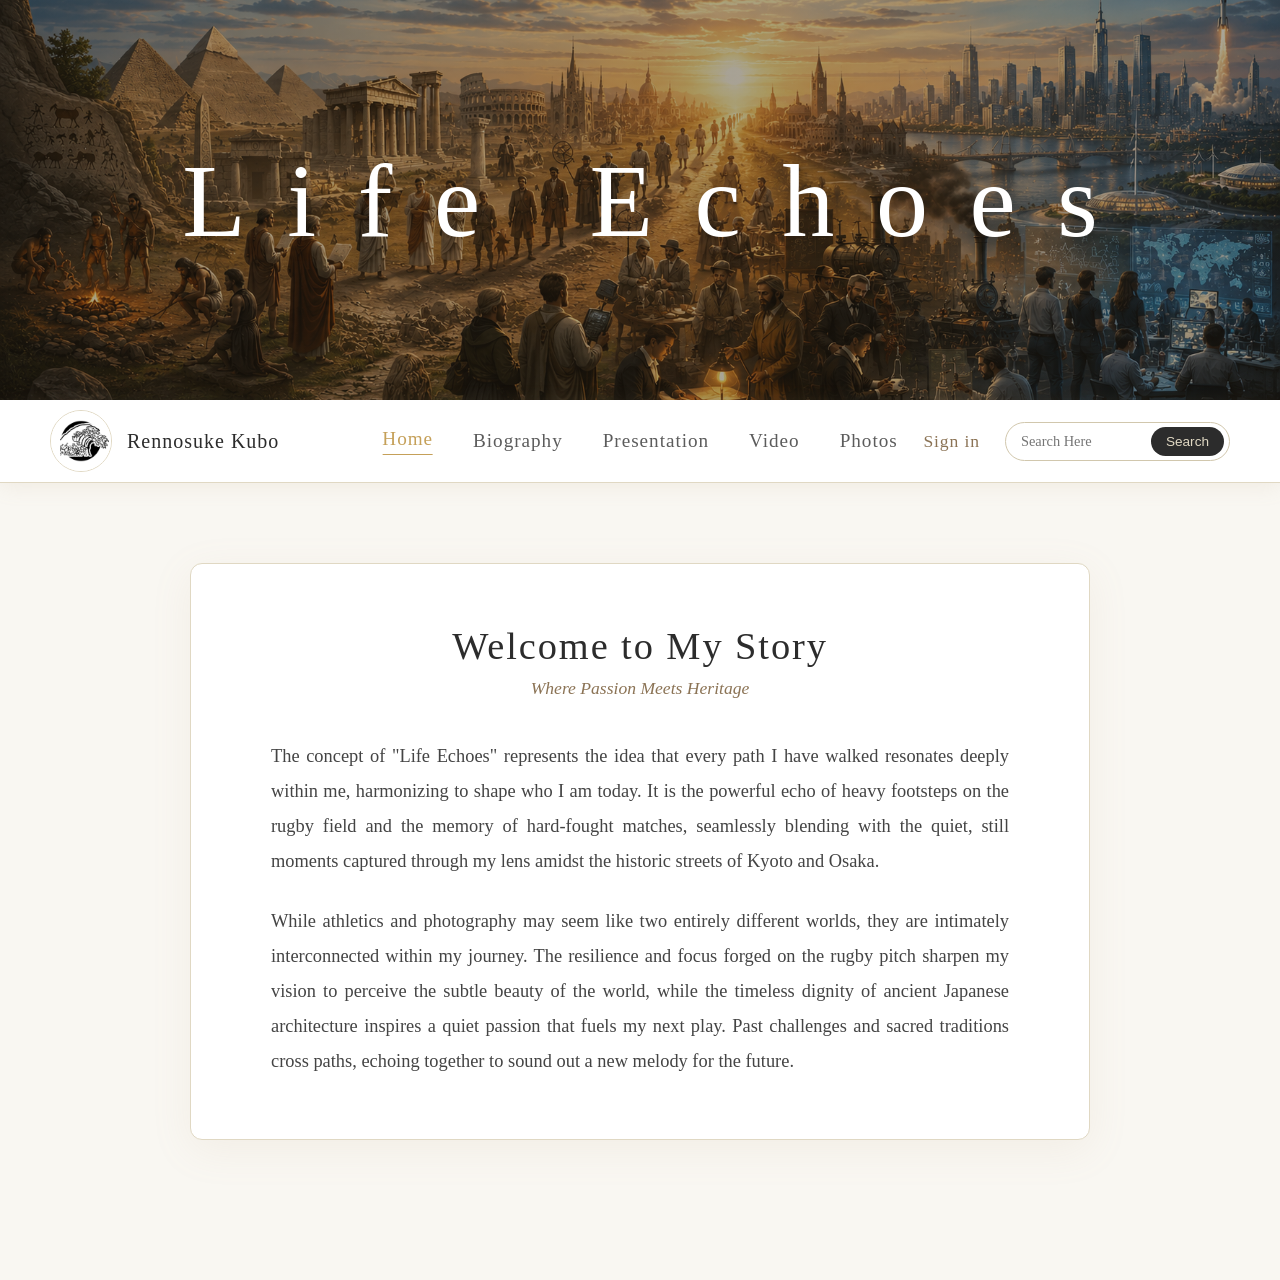
<file: index.html>
<!DOCTYPE html>
<html lang="ja">
    <head>
        <meta charset="UTF-8">
        <title>TGJ CCT website Home</title>
        <link rel="stylesheet" href="TGJ_websiteHome.css">
    </head>
    <body>
        <header class="header">
            <div class="top">
                <h1 class="title fade-up">Life Echoes</h1>
            </div>
        </header>
        
        <nav class="sticky-nav">
            <div class="nav-container">
                
                <div class="nav-left">
                    <a class="logo-wrapper">
                        <img src="TGJwebsite_logo.jpeg" alt="Logo" class="nav-logo">
                        <span class="nav-name">Rennosuke Kubo</span>
                    </a>
                </div>

                <div class="nav-center">
                    <div class="menu-links">
                        <a href="index.html" class="active">Home</a>
                        <a href="TGJ_websiteBiography.html">Biography</a>
                        <a href="TGJ_websitePresentation.html">Presentation</a>
                        <a href="TGJ_websiteVideo.html">Video</a>
                        <a href="TGJ_websitePhoto.html">Photos</a>
                    </div>
                </div>

                <div class="nav-right">
                    <a href="TGJ_dummyPage.html" class="sign-in">Sign in</a>
                    <div class="search-box">
                        <input type="text" placeholder="Search Here">
                        <button>Search</button>
                    </div>
                </div>
            </div>
        </nav>

        <main class="main-content fade-in">
            <div class="home-container fade-up">
                <h2 class="welcome-title">Welcome to My Story</h2>
                <p class="welcome-subtitle">Where Passion Meets Heritage</p>
                
                <div class="intro-paragraph">
                    <p>
                        The concept of "Life Echoes" represents the idea that every path I have walked resonates deeply within me, harmonizing to shape who I am today. It is the powerful echo of heavy footsteps on the rugby field and the memory of hard-fought matches, seamlessly blending with the quiet, still moments captured through my lens amidst the historic streets of Kyoto and Osaka.
                    </p>
                    <p>
                        While athletics and photography may seem like two entirely different worlds, they are intimately interconnected within my journey. The resilience and focus forged on the rugby pitch sharpen my vision to perceive the subtle beauty of the world, while the timeless dignity of ancient Japanese architecture inspires a quiet passion that fuels my next play. Past challenges and sacred traditions cross paths, echoing together to sound out a new melody for the future.
                    </p>
                </div>
            </div>
        </main>
    </body>
</html>
</file>
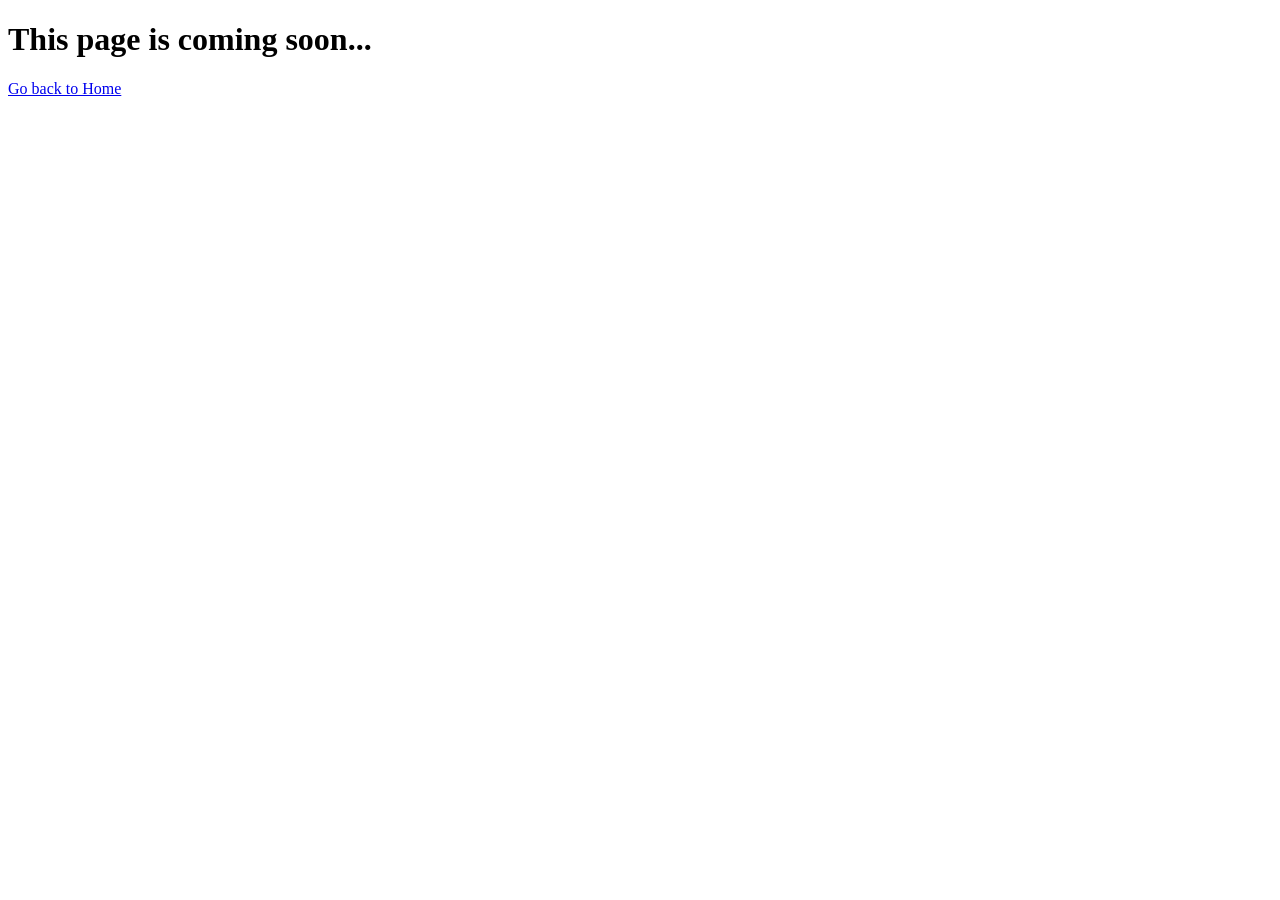
<file: TGJ_dummyPage.html>
<!DOCTYPE html>
<html>
    <title>
        TGJ CCT dummy page
    </title>
    <body>
        <h1>
            This page is coming soon...
        </h1>
        <a href = "index.html">
            Go back to Home
        </a>
    </body>
</html>
</file>
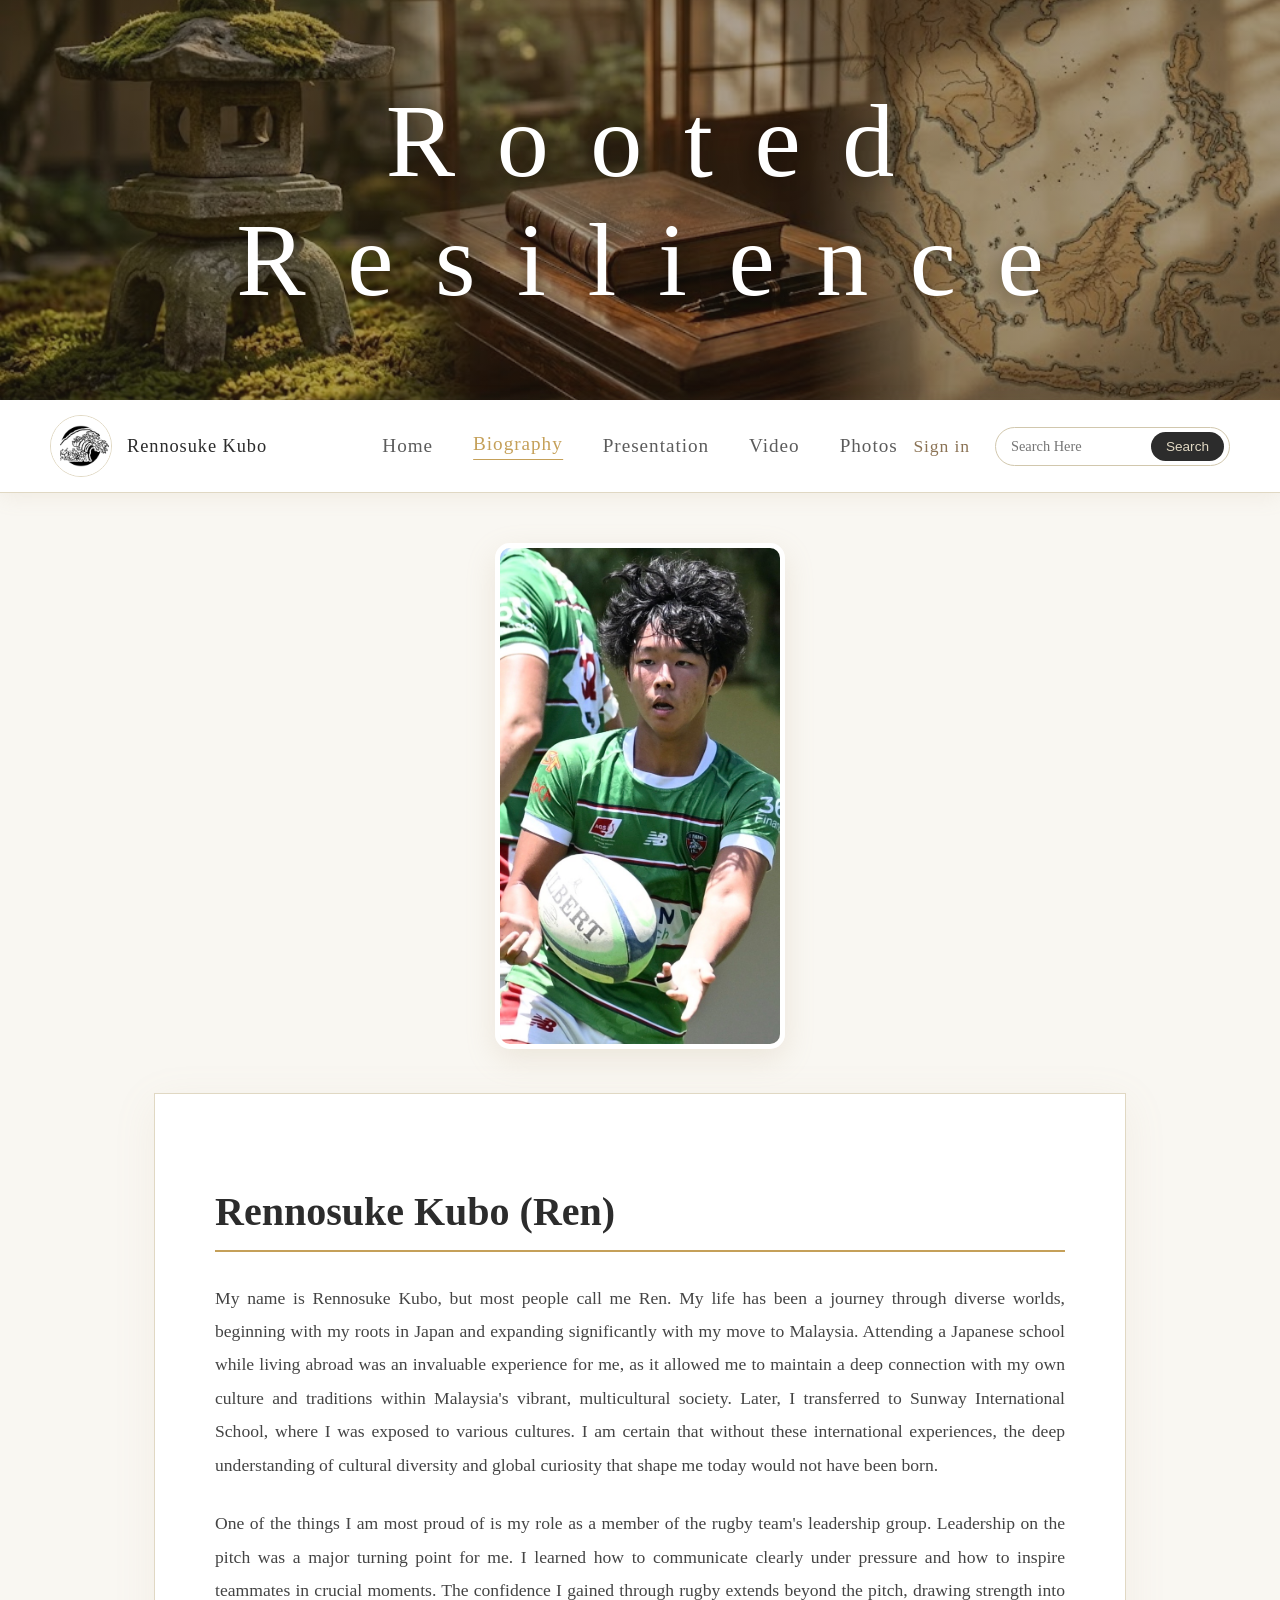
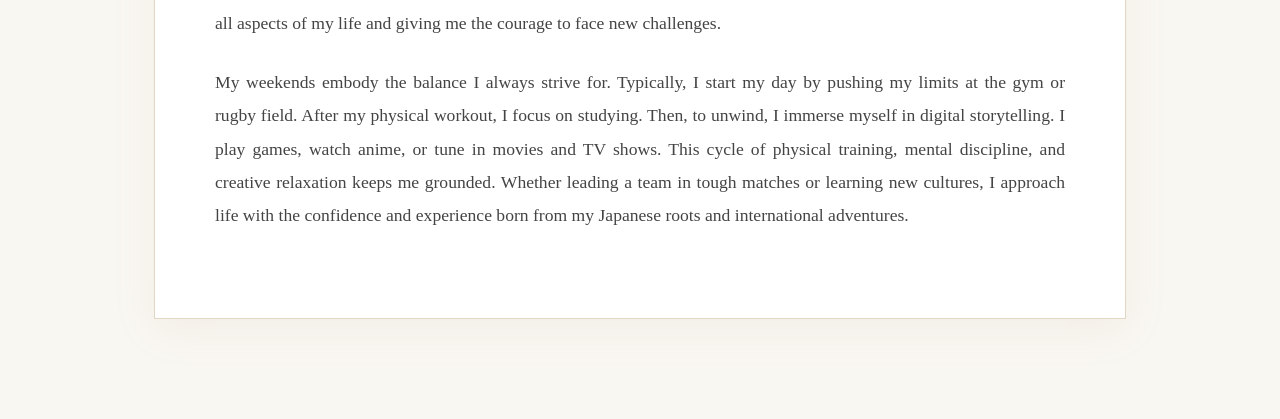
<file: TGJ_websiteBiography.html>
<!DOCTYPE html>
<html lang="ja">
<head>
    <meta charset="UTF-8">
    <title>TGJ CCT website Biography</title>
    <link rel="stylesheet" href="TGJ_websiteBiography.css">
</head>
<body>
    <header class="header">
        <div class="top">
            <h1 class="title fade-up">Rooted Resilience</h1>
        </div>
    </header>
    
    <nav class="sticky-nav">
        <div class="nav-container">

            <div class="nav-left">
                    <a class="logo-wrapper">
                        <img src="TGJwebsite_logo.jpeg" alt="Logo" class="nav-logo">
                        <span class="nav-name">Rennosuke Kubo</span>
                    </a>
                </div>

            <div class="nav-center">
                <div class="menu-links">
                    <a href="index.html">Home</a>
                    <a href="TGJ_websiteBiography.html" class="active">Biography</a>
                    <a href="TGJ_websitePresentation.html">Presentation</a>
                    <a href="TGJ_websiteVideo.html">Video</a>
                    <a href="TGJ_websitePhoto.html">Photos</a>
                </div>
            </div>

            <div class="nav-right">
                <a href="TGJ_dummyPage.html" class="sign-in">Sign in</a>
                <div class="search-box">
                    <input type="text" placeholder="Search Here">
                    <button>Search</button>
                </div>
            </div>
        </div>
    </nav>

    <main class="main-content fade-in">
        <div class="profile-middle-container fade-up">
            <img src="profile.jpeg" alt="Rennosuke Kubo" class="profile-img">
        </div>

        <section class="bio-section">
            <h2 class="bio-name">Rennosuke Kubo <span class="nickname">(Ren)</span></h2>
            
            <div class="bio-block">
                <p>
                    My name is Rennosuke Kubo, but most people call me Ren. My life has been a journey through diverse worlds, beginning with my roots in Japan and expanding significantly with my move to Malaysia. Attending a Japanese school while living abroad was an invaluable experience for me, as it allowed me to maintain a deep connection with my own culture and traditions within Malaysia's vibrant, multicultural society. Later, I transferred to Sunway International School, where I was exposed to various cultures. I am certain that without these international experiences, the deep understanding of cultural diversity and global curiosity that shape me today would not have been born.
                </p>
                
                <p>
                    One of the things I am most proud of is my role as a member of the rugby team's leadership group. Leadership on the pitch was a major turning point for me. I learned how to communicate clearly under pressure and how to inspire teammates in crucial moments. The confidence I gained through rugby extends beyond the pitch, drawing strength into all aspects of my life and giving me the courage to face new challenges.
                </p>

                <p>
                    My weekends embody the balance I always strive for. Typically, I start my day by pushing my limits at the gym or rugby field. After my physical workout, I focus on studying. Then, to unwind, I immerse myself in digital storytelling. I play games, watch anime, or tune in movies and TV shows. This cycle of physical training, mental discipline, and creative relaxation keeps me grounded. Whether leading a team in tough matches or learning new cultures, I approach life with the confidence and experience born from my Japanese roots and international adventures.
                </p>
            </div>
        </section>
    </main>
</body>
</html>
</file>
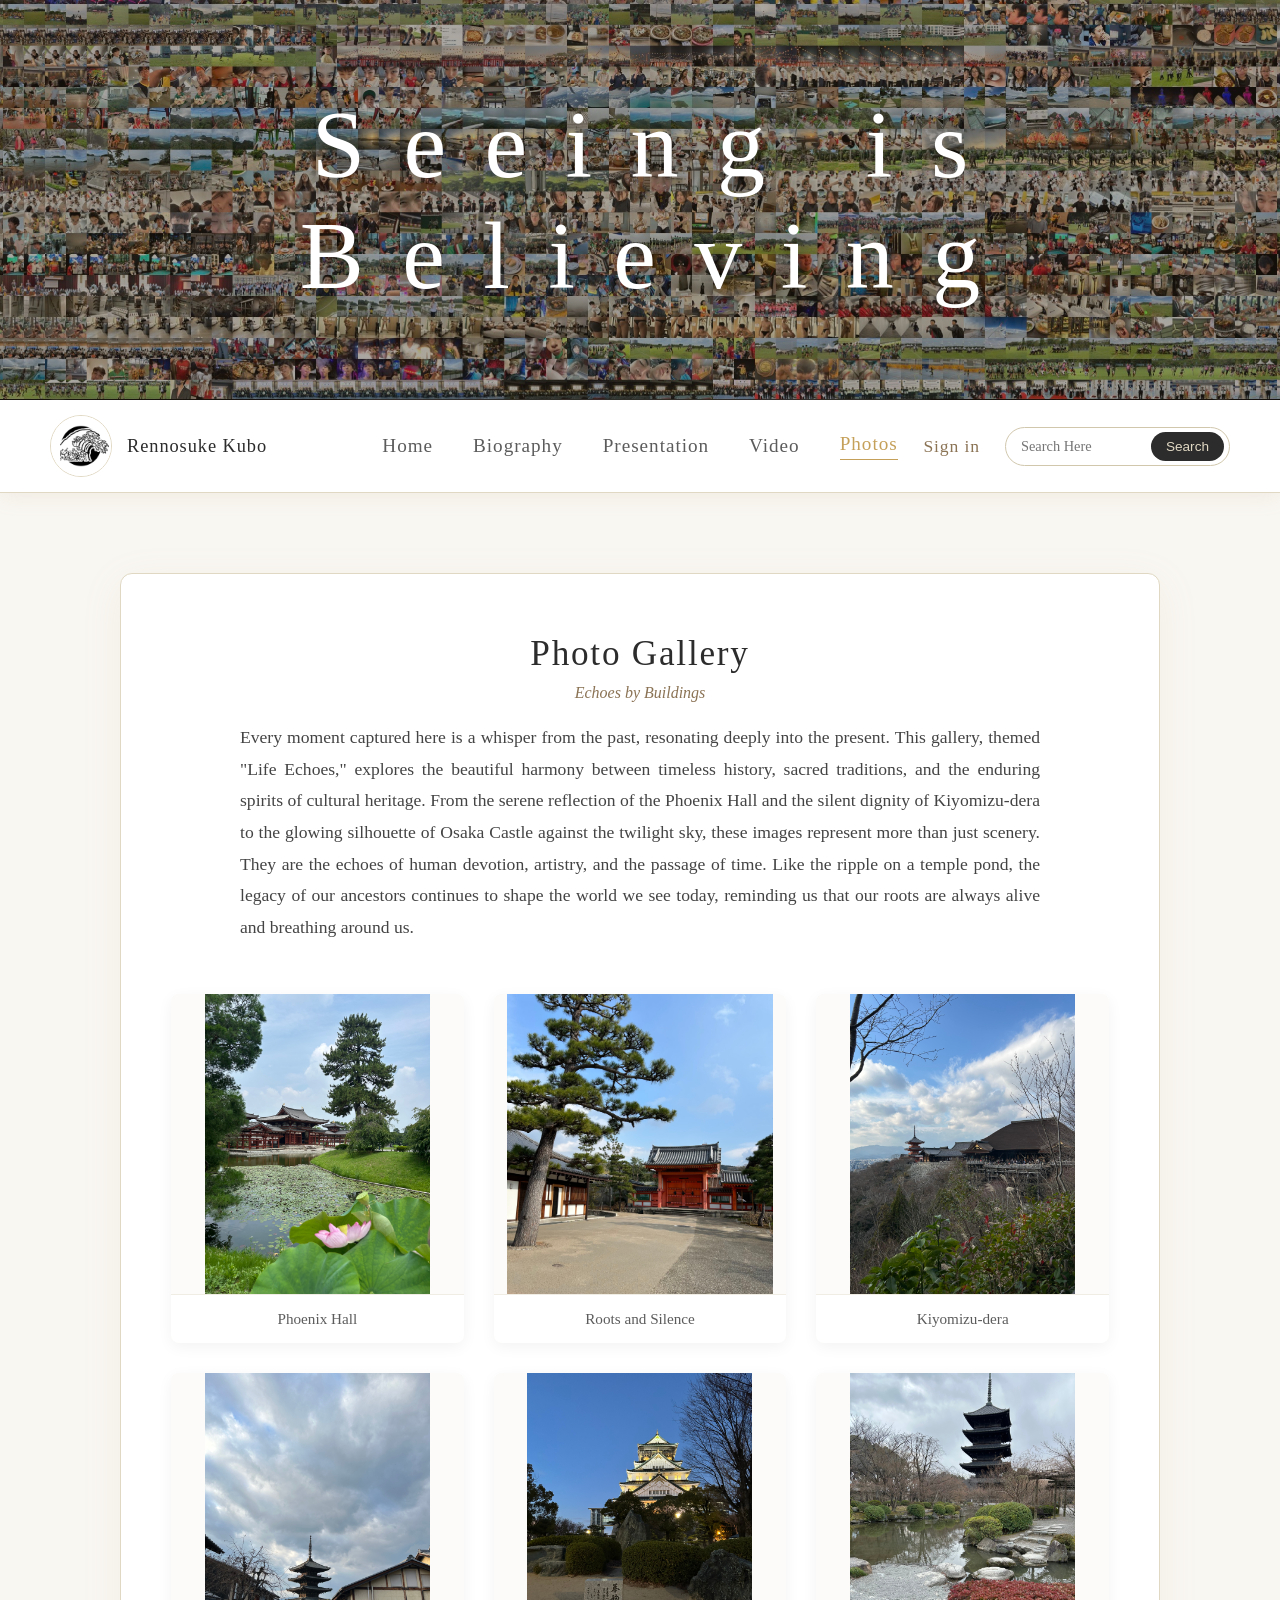
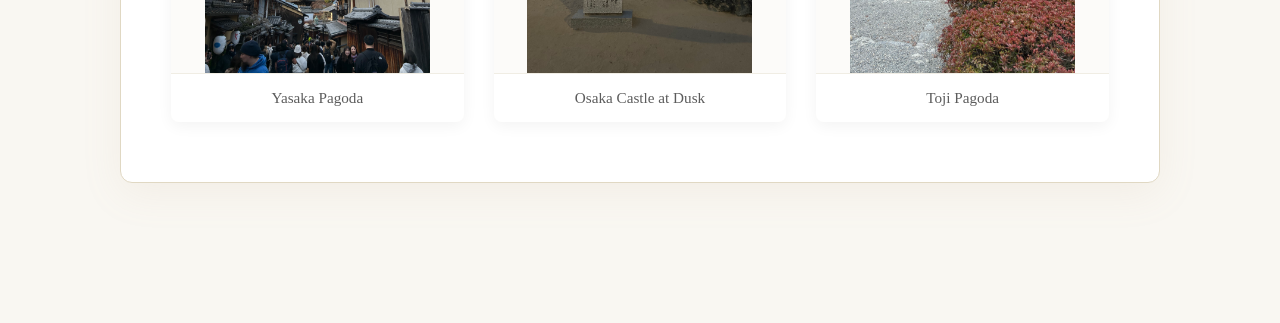
<file: TGJ_websitePhoto.html>
<!DOCTYPE html>
<html lang="ja">
    <head>
        <meta charset="UTF-8">
        <title>TGJ CCT website Photos</title>
        <link rel="stylesheet" href="TGJ_websitePhoto.css">
    </head>
    <body>
        <header class="header">
            <div class="top">
                <h1 class="title fade-up">Seeing is Believing</h1>
            </div>
        </header>

        <nav class="sticky-nav">
            <div class="nav-container">
                
                <div class="nav-left">
                    <a class="logo-wrapper">
                        <img src="TGJwebsite_logo.jpeg" alt="Logo" class="nav-logo">
                        <span class="nav-name">Rennosuke Kubo</span>
                    </a>
                </div>

                <div class="nav-center">
                    <div class="menu-links">
                        <a href="index.html">Home</a>
                        <a href="TGJ_websiteBiography.html">Biography</a>
                        <a href="TGJ_websitePresentation.html">Presentation</a>
                        <a href="TGJ_websiteVideo.html">Video</a>
                        <a href="TGJ_websitePhoto.html" class="active">Photos</a>
                    </div>
                </div>

                <div class="nav-right">
                    <a href="TGJ_dummyPage.html" class="sign-in">Sign in</a>
                    <div class="search-box">
                        <input type="text" placeholder="Search Here">
                        <button>Search</button>
                    </div>
                </div>
            </div>
        </nav>

        <main class="main-content fade-in">
            <div class="gallery-container fade-up">
                
                <h2 class="gallery-title">Photo Gallery</h2>

                <p class="gallery-subtitle">
                    Echoes by Buildings
                </p>
                <p class="gallery-description">
                    Every moment captured here is a whisper from the past, resonating deeply into the present. This gallery, themed "Life Echoes," explores the beautiful harmony between timeless history, sacred traditions, and the enduring spirits of cultural heritage. From the serene reflection of the Phoenix Hall and the silent dignity of Kiyomizu-dera to the glowing silhouette of Osaka Castle against the twilight sky, these images represent more than just scenery. They are the echoes of human devotion, artistry, and the passage of time. Like the ripple on a temple pond, the legacy of our ancestors continues to shape the world we see today, reminding us that our roots are always alive and breathing around us.
                </p>

                <div class="photo-grid">
                    
                    <div class="photo-item">
                        <img src="IMG_6326.jpeg" alt="Byodoin Temple and Lotus">
                        <div class="photo-caption">Phoenix Hall</div>
                    </div>
                    
                    <div class="photo-item">
                        <img src="IMG_7524.jpeg" alt="Traditional Gate and Pine Tree">
                        <div class="photo-caption">Roots and Silence</div>
                    </div>
                    
                    <div class="photo-item">
                        <img src="IMG_7570.jpeg" alt="Kiyomizu-dera Temple">
                        <div class="photo-caption">Kiyomizu-dera</div>
                    </div>
                    
                    <div class="photo-item">
                        <img src="IMG_7579.jpeg" alt="Yasaka Pagoda">
                        <div class="photo-caption">Yasaka Pagoda</div>
                    </div>
                    
                    <div class="photo-item">
                        <img src="IMG_7648.jpeg" alt="Osaka Castle Twilight">
                        <div class="photo-caption">Osaka Castle at Dusk</div>
                    </div>
                    
                    <div class="photo-item">
                        <img src="IMG_7719.jpeg" alt="Toji Temple Pagoda and Pond">
                        <div class="photo-caption">Toji Pagoda</div>
                    </div>

                </div>
            </div>
        </main>
    </body>
</html>
</file>
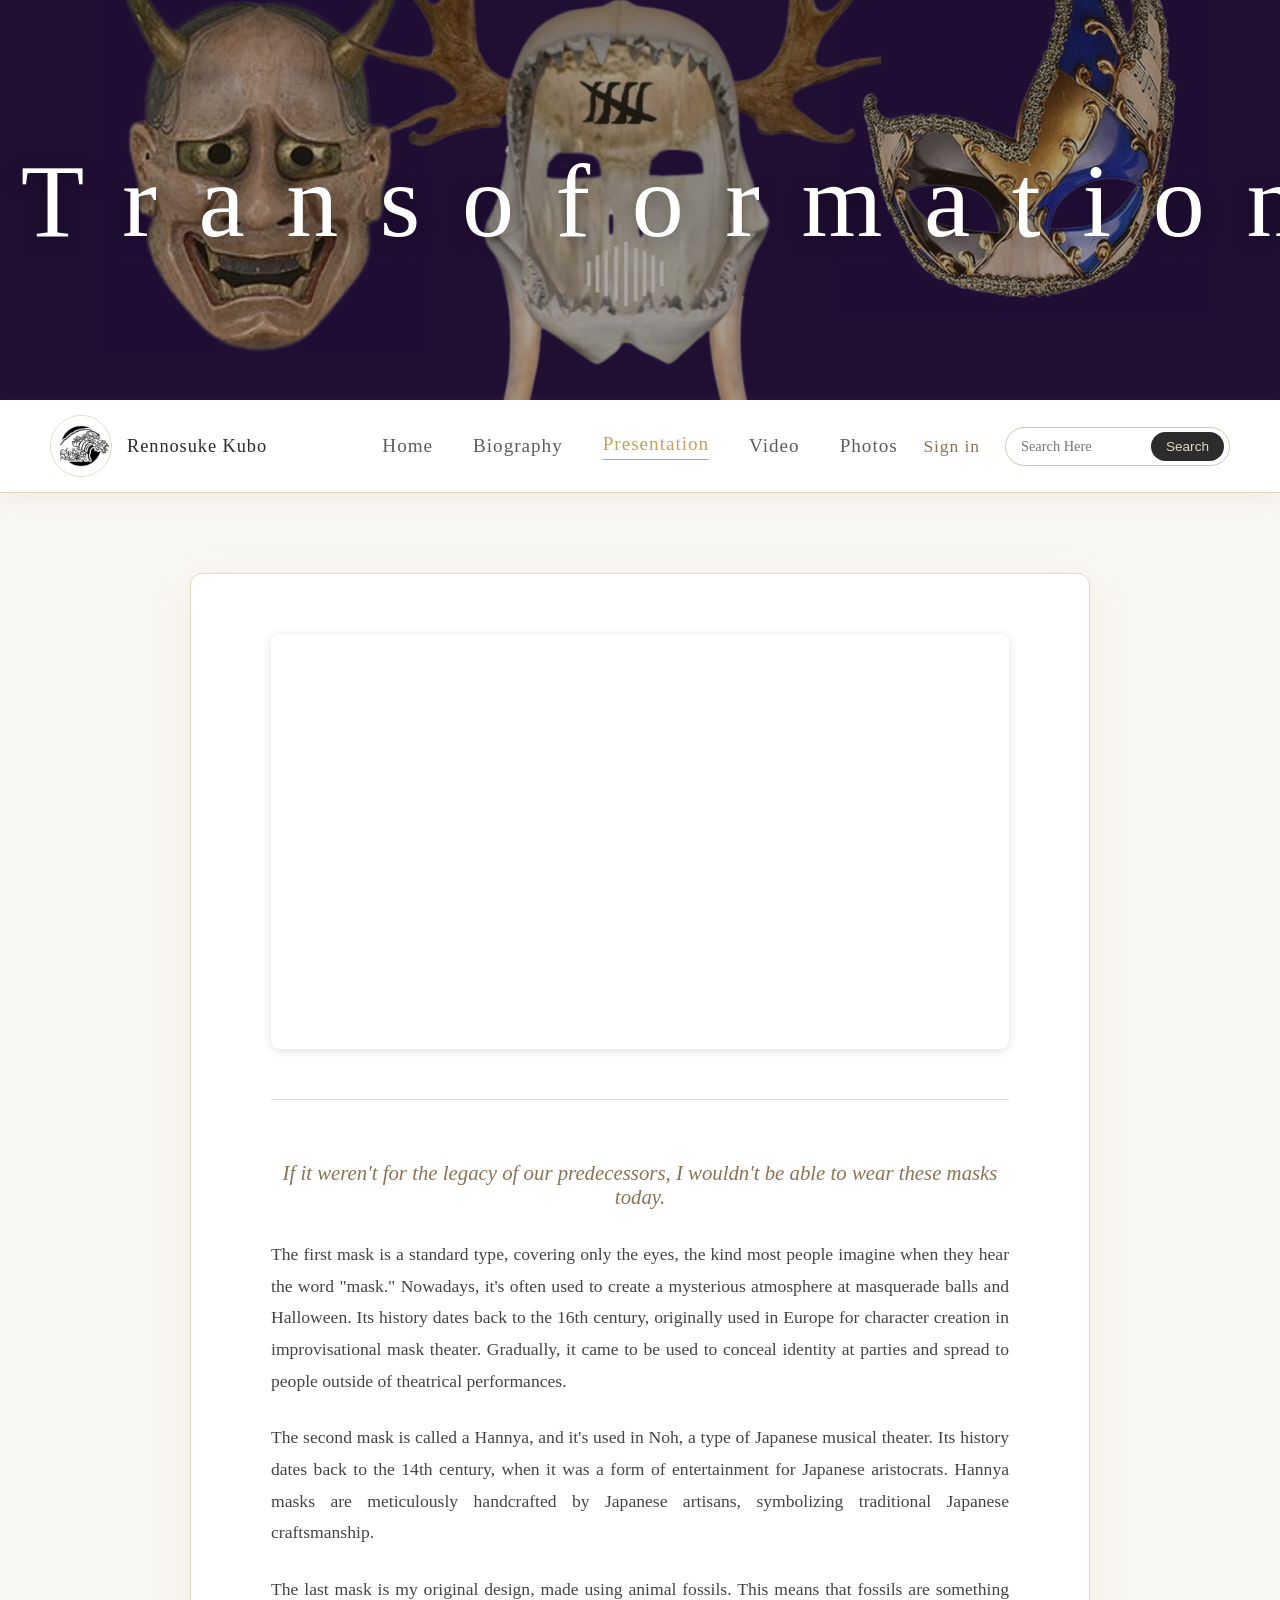
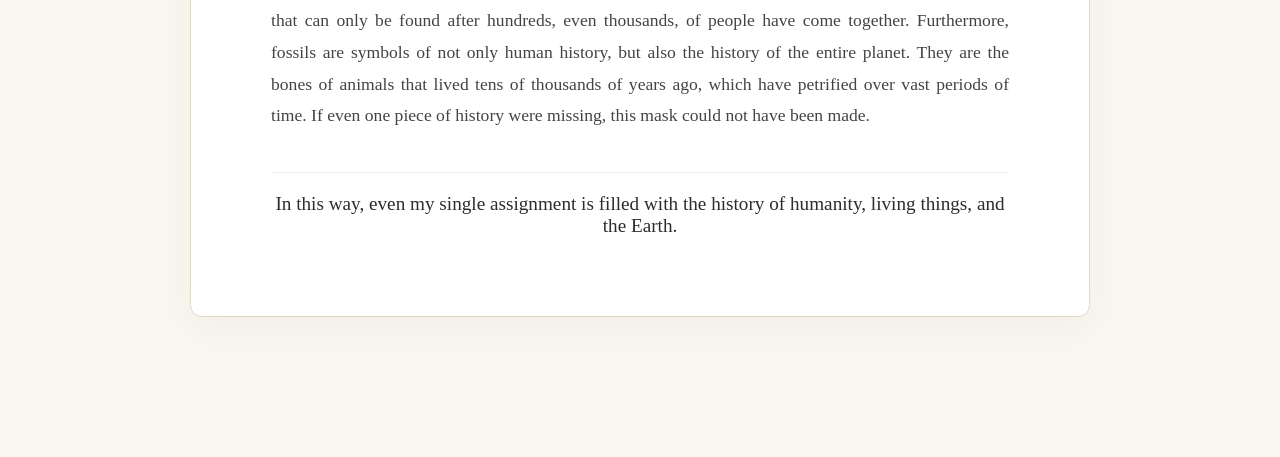
<file: TGJ_websitePresentation.html>
<!DOCTYPE html>
<html lang = "ja">
    <head>
        <meta charset = "UTF-8">
        <title>TGJ CCT website Presentation</title>
        <link rel="stylesheet" href="TGJ_websitePresentation.css">
    </head>
    <body>
        <header class="header">
            <div class="top">
                <h1 class="title fade-up">Transoformation</h1>
            </div>
        </header>

        <nav class="sticky-nav">
            <div class="nav-container">
                
                <div class="nav-left">
                    <a class="logo-wrapper">
                        <img src="TGJwebsite_logo.jpeg" alt="Logo" class="nav-logo">
                        <span class="nav-name">Rennosuke Kubo</span>
                    </a>
                </div>

                <div class="nav-center">
                    <div class="menu-links">
                        <a href="index.html">Home</a>
                        <a href="TGJ_websiteBiography.html">Biography</a>
                        <a href="TGJ_websitePresentation.html" class="active">Presentation</a>
                        <a href="TGJ_websiteVideo.html">Video</a>
                        <a href="TGJ_websitePhoto.html">Photos</a>
                    </div>
                </div>

                <div class="nav-right">
                    <a href="TGJ_dummyPage.html" class="sign-in">Sign in</a>
                    <div class="search-box">
                        <input type="text" placeholder="Search Here">
                        <button>Search</button>
                    </div>
                </div>
            </div>
        </nav>

        <main class="main-content fade-in">
            <div class="presentation-middle-container fade-up">
                <div style="position: relative; width: 100%; height: 0; padding-top: 56.2500%;
                padding-bottom: 0; box-shadow: 0 2px 8px 0 rgba(63,69,81,0.16); margin-bottom: 0.9em; overflow: hidden;
                border-radius: 8px; will-change: transform;">
                    <iframe loading="lazy" style="position: absolute; width: 100%; height: 100%; top: 0; left: 0; border: none; padding: 0;margin: 0;"
                    src="https://www.canva.com/design/DAHDnfYpZk0/j_YFUiR1m3tRI3zkJ271CQ/view?embed" allowfullscreen="allowfullscreen" allow="fullscreen">
                    </iframe>
                </div>
        
            <div class="presentation-description">
                <p class="intro-text">
                    If it weren't for the legacy of our predecessors, I wouldn't be able to wear these masks today.
                </p>

                    <div class="description-block">
                        <p>
                            The first mask is a standard type, covering only the eyes, the kind most people imagine when they hear the word "mask." Nowadays, it's often used to create a mysterious atmosphere at masquerade balls and Halloween. Its history dates back to the 16th century, originally used in Europe for character creation in improvisational mask theater. Gradually, it came to be used to conceal identity at parties and spread to people outside of theatrical performances.
                        </p>

                        <p>
                            The second mask is called a Hannya, and it's used in Noh, a type of Japanese musical theater. Its history dates back to the 14th century, when it was a form of entertainment for Japanese aristocrats. Hannya masks are meticulously handcrafted by Japanese artisans, symbolizing traditional Japanese craftsmanship.
                        </p>

                        <p>
                            The last mask is my original design, made using animal fossils. This means that fossils are something that can only be found after hundreds, even thousands, of people have come together. Furthermore, fossils are symbols of not only human history, but also the history of the entire planet. They are the bones of animals that lived tens of thousands of years ago, which have petrified over vast periods of time. If even one piece of history were missing, this mask could not have been made.
                        </p>
                    </div>

                    <p class="closing-text">
                        In this way, even my single assignment is filled with the history of humanity, living things, and the Earth.
                    </p>
                </div>
            </div>
        </main>
    </body>
</html>
</file>
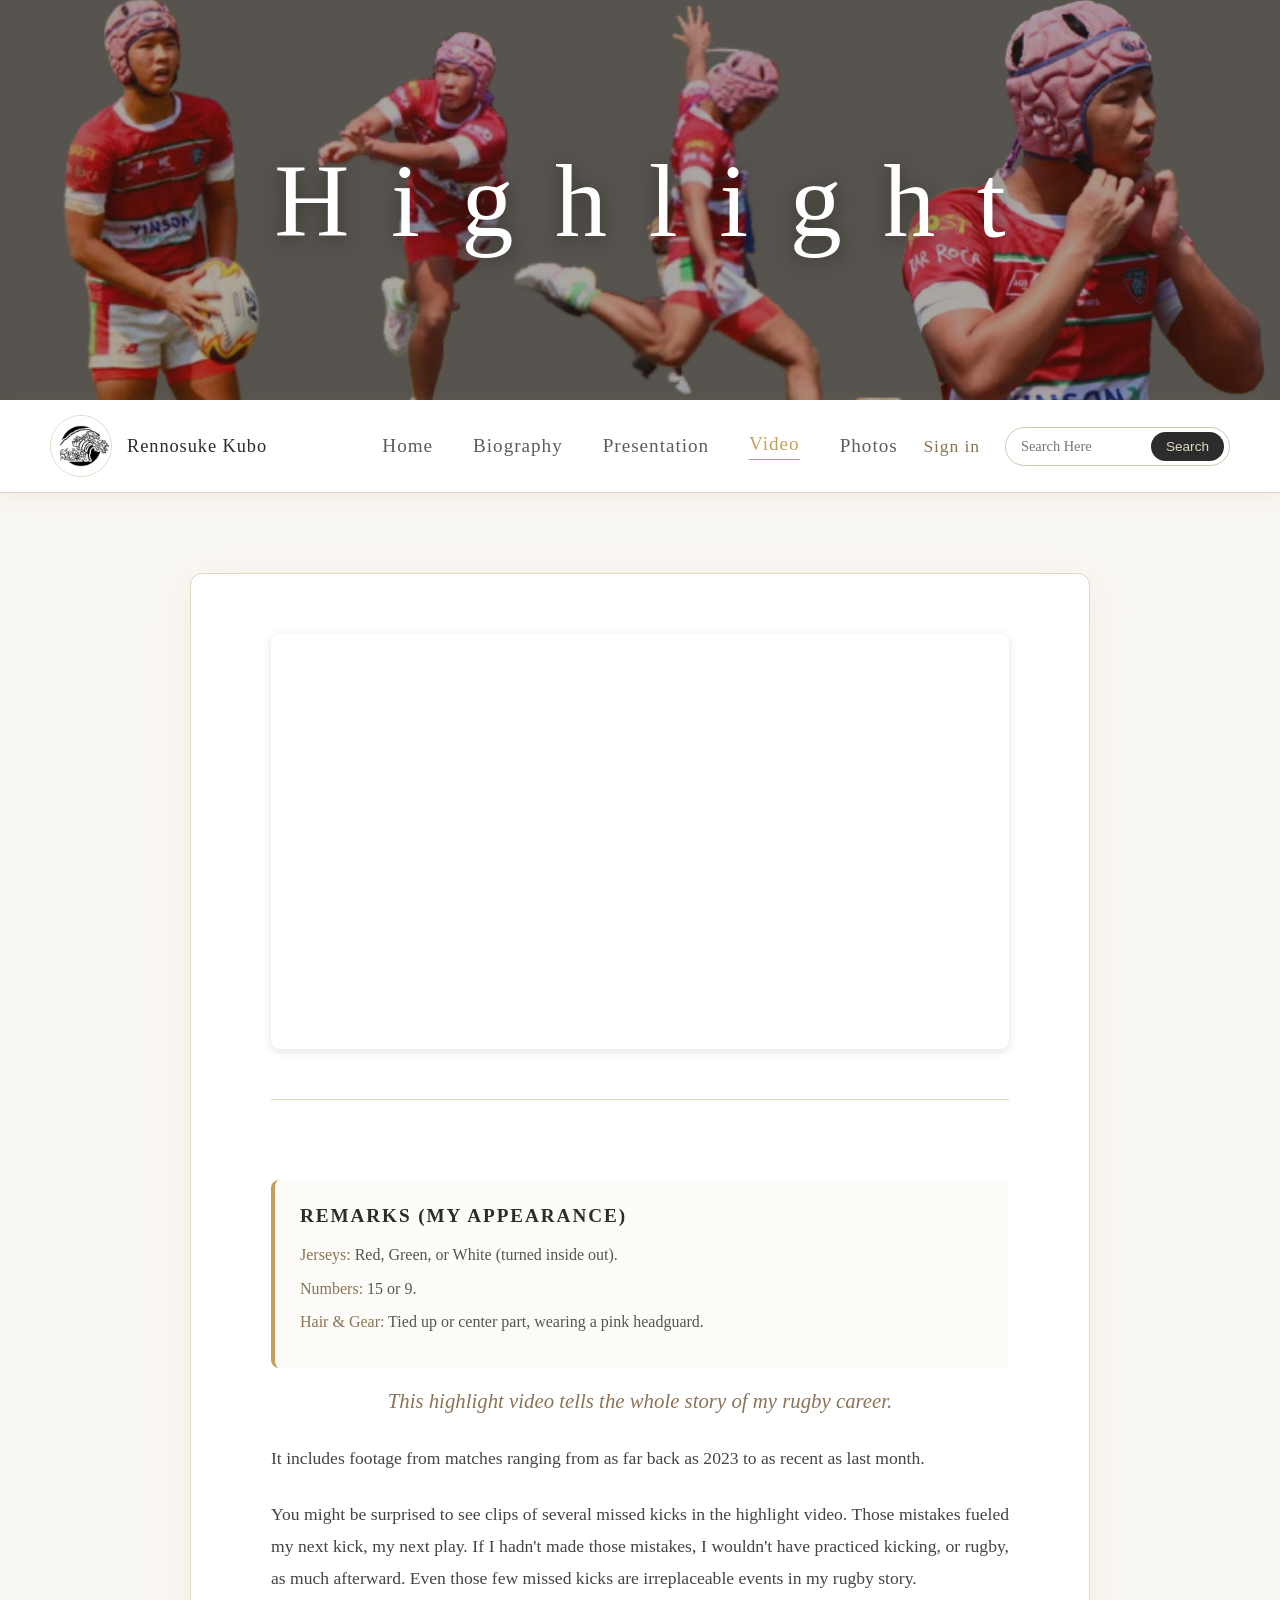
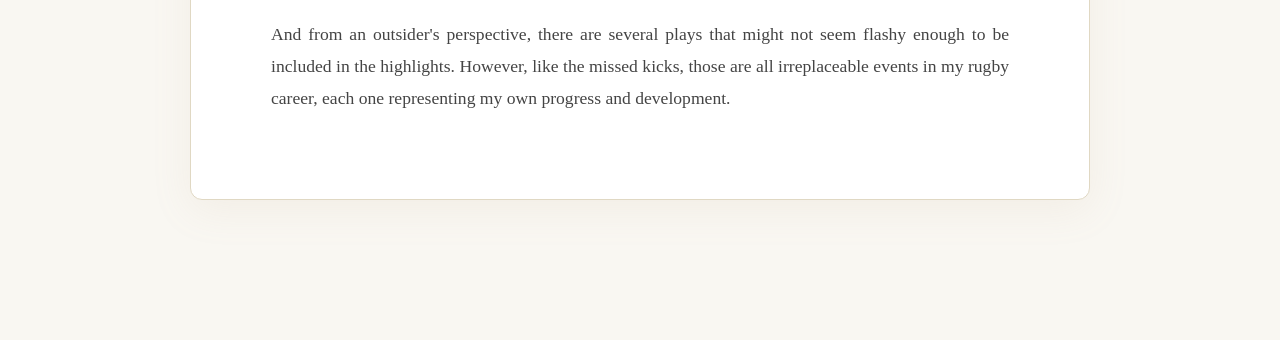
<file: TGJ_websiteVideo.html>
<!DOCTYPE html>
<html lang="ja">
    <head>
        <meta charset="UTF-8">
        <title>TGJ CCT website Video</title>
        <link rel="stylesheet" href="TGJ_websiteVideo.css">
    </head>
    <body>
        <header class="header">
            <div class="top">
                <h1 class="title fade-up">Highlight</h1>
            </div>
        </header>

        <nav class="sticky-nav">
            <div class="nav-container">
                
                <div class="nav-left">
                    <a class="logo-wrapper">
                        <img src="TGJwebsite_logo.jpeg" alt="Logo" class="nav-logo">
                        <span class="nav-name">Rennosuke Kubo</span>
                    </a>
                </div>

                <div class="nav-center">
                    <div class="menu-links">
                        <a href="index.html">Home</a>
                        <a href="TGJ_websiteBiography.html">Biography</a>
                        <a href="TGJ_websitePresentation.html">Presentation</a>
                        <a href="TGJ_websiteVideo.html" class="active">Video</a>
                        <a href="TGJ_websitePhoto.html">Photos</a>
                    </div>
                </div>

                <div class="nav-right">
                    <a href="TGJ_dummyPage.html" class="sign-in">Sign in</a>
                    <div class="search-box">
                        <input type="text" placeholder="Search Here">
                        <button>Search</button>
                    </div>
                </div>
            </div>
        </nav>

        <main class="main-content fade-in">
            <div class="presentation-middle-container fade-up">
                <div style="position: relative; width: 100%; height: 0; padding-top: 56.2500%;
                    padding-bottom: 0; box-shadow: 0 2px 8px 0 rgba(63,69,81,0.16); margin-bottom: 0.9em; overflow: hidden;
                    border-radius: 8px; will-change: transform;">
                    <iframe loading="lazy" style="position: absolute; width: 100%; height: 100%; top: 0; left: 0; border: none; padding: 0;margin: 0;"
                        src="https://www.canva.com/design/DAHK2DLf45I/s_ZjZ-A6itgItD1ParKhug/watch?embed" allowfullscreen="allowfullscreen" allow="fullscreen">
                    </iframe>
                </div>

                <div class="video-description">
                    <div class="remarks-section">
                        <h3>Remarks (My Appearance)</h3>
                        <ul>
                            <li><strong>Jerseys:</strong> Red, Green, or White (turned inside out).</li>
                            <li><strong>Numbers:</strong> 15 or 9.</li>
                            <li><strong>Hair & Gear:</strong> Tied up or center part, wearing a pink headguard.</li>
                        </ul>
                    </div>

                    <p class="intro-text">
                        This highlight video tells the whole story of my rugby career.
                    </p>

                    <div class="description-block">
                        <p>
                            It includes footage from matches ranging from as far back as 2023 to as recent as last month.
                        </p>
                        <p>
                            You might be surprised to see clips of several missed kicks in the highlight video. Those mistakes fueled my next kick, my next play. If I hadn't made those mistakes, I wouldn't have practiced kicking, or rugby, as much afterward. Even those few missed kicks are irreplaceable events in my rugby story. 
                        </p>
                        <p>
                            And from an outsider's perspective, there are several plays that might not seem flashy enough to be included in the highlights. However, like the missed kicks, those are all irreplaceable events in my rugby career, each one representing my own progress and development.
                        </p>
                    </div>
                </div>
            </div>
        </main>   
    </body>
</html>
</file>
<file: TGJ_websiteHome.css>
/* 1. 基本設定 */
body, html {
    margin: 0;
    padding: 0;
    font-family: "Times New Roman", "Yu Mincho", "游明朝", serif;
    background-color: #f9f7f2;
    color: #2c2c2c;
    scroll-behavior: smooth;
}

/* --- アニメーション --- */
@keyframes fadeUp {
    from { opacity: 0; transform: translateY(20px); }
    to { opacity: 1; transform: translateY(0); }
}
@keyframes fadeIn {
    from { opacity: 0; }
    to { opacity: 1; }
}

/* 2. メインビジュアル */
.top {
    height: 400px; 
    display: flex;
    align-items: center;
    justify-content: center;
    background: linear-gradient(rgba(44, 34, 21, 0.4), rgba(44, 34, 21, 0.4)), 
                url('LifeEchoes_background.png'); /* 背景画像名は必要に応じて書き換えてください */
    background-size: cover;
    background-position: center;
    animation: fadeIn 2s ease-out;
    width: 100%;
}

.title {
    font-family: "Times New Roman", serif;
    color: #ffffff;
    font-size: 6.5rem;
    font-weight: 200;
    margin: 0;
    text-align: center;
    letter-spacing: 0.4em;
    padding-left: 0.4em; 
    text-shadow: 0 4px 20px rgba(0, 0, 0, 0.4);
    animation: fadeUp 1.5s ease-out forwards;
    width: 100%;
}

/* 3. 固定ナビゲーション */
.sticky-nav {
    position: sticky;
    top: 0;
    z-index: 1000;
    background-color: rgba(255, 255, 255, 0.96);
    box-shadow: 0 4px 20px rgba(184, 160, 124, 0.12);
    padding: 10px 0; /* 大きめのロゴが綺麗に収まる上下幅 */
    border-bottom: 1px solid #e0d8c3;
    animation: fadeIn 1s ease-in;
}

.nav-container {
    max-width: 100%;
    display: grid;
    grid-template-columns: 1fr auto 1fr; 
    align-items: center;
    padding: 0 50px;
}

/* --- ロゴとお名前のスタイル（左側エリア） --- */
.nav-left {
    display: flex;
    align-items: center;
    justify-content: flex-start;
}

.logo-wrapper {
    display: flex;
    align-items: center;
    gap: 15px; 
    text-decoration: none; 
    transition: opacity 0.3s ease;
}

.logo-wrapper:hover {
    opacity: 0.8; 
}

.nav-logo {
    width: 60px;         /* ご要望通りの大きめサイズ */
    height: 60px;        
    object-fit: cover;   
    border: 1px solid #e0d8c3; 
    border-radius: 50%;
}

.nav-name {
    font-family: "Times New Roman", serif;
    font-size: 1.25rem;    
    font-weight: 500;
    color: #2c2c2c;
    letter-spacing: 0.05em; 
    white-space: nowrap;    
}

/* 中央エリア：メニューリンク */
.nav-center {
    display: flex;
    justify-content: center;
}

.menu-links {
    display: flex;
    gap: 40px;
}

.menu-links a {
    text-decoration: none;
    color: #5c5c5c;
    font-size: 1.2rem;
    font-weight: 500;
    letter-spacing: 0.05em;
    position: relative;
    transition: all 0.5s cubic-bezier(0.25, 0.1, 0.25, 1);
}

.menu-links a::after {
    content: '';
    position: absolute;
    bottom: -5px;
    left: 50%;
    width: 0;
    height: 1px;
    background-color: #c5a059;
    transition: 0.4s;
    transform: translateX(-50%);
}

.menu-links a:hover {
    color: #c5a059;
    transform: translateY(-2px);
}

.menu-links a:hover::after {
    width: 100%;
}

.menu-links a.active {
    color: #c5a059;
    transform: translateY(-2px);
}

.menu-links a.active::after {
    width: 100%;
}

/* 右側エリア */
.nav-right {
    display: flex;
    align-items: center;
    justify-content: flex-end;
    gap: 25px;
}

.sign-in {
    font-size: 1.1rem;
    color: #8b7355;
    text-decoration: none;
    font-weight: 500;
    letter-spacing: 0.05em;
    transition: 0.4s;
}

.sign-in:hover {
    color: #c5a059;
}

.search-box {
    display: flex;
    align-items: center;
    background: #ffffff;
    border: 1px solid #d1c7ad;
    border-radius: 25px;
    padding: 2px 5px 2px 15px;
}

.search-box input {
    border: none;
    outline: none;
    padding: 8px 0;
    width: 130px;
    font-size: 0.9rem;
    background: transparent;
    font-family: "Yu Mincho", serif;
}

.search-box button {
    background: #2c2c2c;
    color: #e0d8c3;
    border: none;
    border-radius: 20px;
    padding: 7px 15px;
    cursor: pointer;
    font-size: 0.85rem;
    transition: 0.3s;
}

.search-box button:hover {
    background: #4a4a4a;
    color: #ffffff;
}

/* 4. メインコンテンツ・カードレイアウト */
.main-content {
    padding: 40px 0;
    text-align: center;
}

.home-container {
    max-width: 900px;
    margin: 40px auto 100px auto;
    padding: 60px 80px; 
    background-color: #ffffff;
    border: 1px solid #e0d8c3;
    box-shadow: 0 10px 40px rgba(184, 160, 124, 0.1);
    border-radius: 12px;
    box-sizing: border-box; 
}

.welcome-title {
    font-family: "Times New Roman", serif;
    font-size: 2.4rem;
    color: #2c2c2c;
    margin: 0 0 10px 0;
    font-weight: 400;
    letter-spacing: 0.05em;
}

.welcome-subtitle {
    font-size: 1.1rem;
    color: #8b7355;
    margin: 0 0 40px 0;
    font-style: italic;
}

/* 【重要調整】追加した英語の長文を美しく見せる設定 */
.intro-paragraph p {
    font-size: 1.15rem;
    line-height: 1.9;     /* 行間を広げて英語を読みやすく */
    color: #444444;
    margin-bottom: 25px;
    text-align: justify;  /* 英文の右端と左端をピシッと綺麗に揃える */
    font-family: "Times New Roman", serif;
}

.intro-paragraph p:last-child {
    margin-bottom: 0;    /* 最後の段落の下の余白をリセット */
}

/* 下部のクイックリンク（ナビゲーション） */
.shortcut-grid {
    display: grid;
    grid-template-columns: repeat(3, 1fr);
    gap: 20px;
    margin-top: 50px;
    border-top: 1px solid #e0d8c3;
    padding-top: 40px;
}

.shortcut-card {
    text-decoration: none;
    background-color: #fcfbf8;
    padding: 25px 20px;
    border-radius: 8px;
    border: 1px solid #e0d8c3;
    transition: all 0.4s ease;
}

.shortcut-card h3 {
    font-family: "Times New Roman", serif;
    font-size: 1.25rem;
    color: #8b7355;
    margin: 0 0 10px 0;
}

.shortcut-card p {
    font-size: 0.9rem;
    color: #666;
    margin: 0;
}

.shortcut-card:hover {
    background-color: #ffffff;
    border-color: #c5a059;
    transform: translateY(-3px);
    box-shadow: 0 6px 15px rgba(184, 160, 124, 0.15);
}

/* アニメーション用クラス */
.fade-in { animation: fadeIn 2s ease; }
.fade-up { animation: fadeUp 1.2s ease-out; }

/* 5. レスポンシブ対応（スマホ・タブレット画面用） */
@media (max-width: 768px) {
    .shortcut-grid {
        grid-template-columns: 1fr; /* 画面が狭いときは1列縦並びに */
    }
    .home-container {
        padding: 40px 25px;
        margin: 20px;
    }
    .title {
        font-size: 4rem;
    }
}
</file>
<file: TGJ_websiteBiography.css>
/* 1. 基本設定 */
body, html {
    margin: 0;
    padding: 0;
    font-family: "Times New Roman", "Yu Mincho", "游明朝", serif;
    background-color: #f9f7f2;
    color: #2c2c2c;
    scroll-behavior: smooth;
}

/* --- アニメーション --- */
@keyframes fadeUp {
    from { opacity: 0; transform: translateY(20px); }
    to { opacity: 1; transform: translateY(0); }
}
@keyframes fadeIn {
    from { opacity: 0; }
    to { opacity: 1; }
}

/* 2. メインビジュアル */
/* 2. メインビジュアル */
.top {
    height: 400px; 
    display: flex;
    align-items: center;
    justify-content: center;
    background: linear-gradient(rgba(44, 34, 21, 0.4), rgba(44, 34, 21, 0.4)), 
                url('Biography_background.png'); 
    background-size: cover;
    background-position: center;
    animation: fadeIn 2s ease-out;
    width: 100%; /* 横幅いっぱいに確保 */
}

.title {
    font-family: "Times New Roman", serif;
    color: #ffffff;
    font-size: 6.5rem;
    font-weight: 200;
    margin: 0;
    text-align: center; /* テキストを中央寄せ */
    
    /* 文字間隔の設定 */
    letter-spacing: 0.4em; 
    /* 重要：右側の余白分を左にも入れることで、真の「真ん中」になります */
    padding-left: 0.4em; 
    
    text-shadow: 0 4px 20px rgba(0, 0, 0, 0.4);
    animation: fadeUp 1.5s ease-out forwards;
    width: 100%; /* コンテナ内で中央を維持 */
}

/* 3. 固定ナビゲーション（Homeと完全統一） */
.sticky-nav {
    position: sticky;
    top: 0;
    z-index: 1000;
    background-color: rgba(255, 255, 255, 0.96);
    box-shadow: 0 4px 20px rgba(184, 160, 124, 0.12);
    padding: 15px 0;
    border-bottom: 1px solid #e0d8c3;
    animation: fadeIn 1s ease-in;
}

.nav-container {
    max-width: 100%;
    display: grid;
    /* メニューを中央に固定するための設定 */
    grid-template-columns: 1fr auto 1fr; 
    align-items: center;
    padding: 0 50px;
}

/* 中央：ナビゲーションリンク */
.nav-center {
    text-align: center;
    display: flex;
    justify-content: center;
}

.nav-left {
    display: flex;
    align-items: center;
    justify-content: flex-start; /* 左詰めで配置 */
}

/* ロゴとお名前を包むリンク */
.logo-wrapper {
    display: flex;
    align-items: center;
    gap: 15px; /* ロゴと名前の間のすき間 */
    text-decoration: none; /* 下線を消す */
    transition: opacity 0.3s ease;
}

.logo-wrapper:hover {
    opacity: 0.8; /* ホバーした時に少し透明にしてクリックできる感を出す */
}

/* ロゴ写真のサイズ調整 */
.nav-logo {
    width: 60px;         /* メニューバーに美しく収まるサイズ */
    height: 60px;        /* 縦横を同じにして正方形または正円に */
    object-fit: cover;   /* 画像の比率を崩さない */
    border-radius: 50%;  /* ロゴ写真を丸型に切り抜く（四角のままが良ければこの行を削除） */
    border: 1px solid #e0d8c3; /* うっすら上品な枠線を付ける */
}

/* Rennosuke Kubo のテキスト設定 */
.nav-name {
    font-family: "Times New Roman", serif;
    font-size: 1.15rem;
    font-weight: 500;
    color: #2c2c2c;
    letter-spacing: 0.05em; /* 文字の感覚を少し広げて高級感を出す */
    white-space: nowrap;    /* 画面が狭くなっても名前が途中で改行されないように固定 */
}

.menu-links {
    display: flex;
    gap: 40px;
}

.menu-links a {
    text-decoration: none;
    color: #5c5c5c;
    font-size: 1.2rem;
    font-weight: 500;
    letter-spacing: 0.05em;
    transition: all 0.5s cubic-bezier(0.25, 0.1, 0.25, 1);
    position: relative;
}

.menu-links a::after {
    content: '';
    position: absolute;
    bottom: -5px;
    left: 50%;
    width: 0;
    height: 1px;
    background-color: #c5a059;
    transition: 0.4s;
    transform: translateX(-50%);
}

.menu-links a:hover {
    color: #c5a059;
    transform: translateY(-2px);
}

.menu-links a:hover::after {
    width: 100%;
}

/* --- 現在のページ（Active）のハイライト設定 --- */
.menu-links a.active {
    color: #c5a059; /* ハイライトカラー */
    transform: translateY(-2px); /* 軽く浮かせた状態を維持 */
}

.menu-links a.active::after {
    width: 100%; /* 下線を常に表示 */
}

/* 右側：Sign in と 検索ボックスを横並びに */
.nav-right {
    display: flex;
    align-items: center;
    justify-content: flex-end;
    gap: 25px;
}

.sign-in {
    font-size: 1.1rem;
    color: #8b7355;
    text-decoration: none;
    font-weight: 500;
    letter-spacing: 0.05em;
    transition: 0.4s;
}

.sign-in:hover {
    color: #c5a059;
}

.search-box {
    display: flex;
    align-items: center;
    background: #ffffff;
    border: 1px solid #d1c7ad;
    border-radius: 25px;
    padding: 2px 5px 2px 15px;
}

.search-box input {
    border: none;
    outline: none;
    padding: 8px 0;
    width: 140px;
    font-size: 0.9rem;
    background: transparent;
    font-family: "Yu Mincho", serif;
}

.search-box button {
    background: #2c2c2c;
    color: #e0d8c3;
    border: none;
    border-radius: 20px;
    padding: 7px 15px;
    cursor: pointer;
    font-size: 0.85rem;
    transition: 0.3s;
}

.search-box button:hover {
    background: #4a4a4a;
    color: #ffffff;
}

/* --- プロフィール写真（角丸四角形） --- */
.profile-middle-container {
    text-align: center;
    margin-top: 50px;
    margin-bottom: 20px;
}

.profile-img {
    width: 280px;
    height: auto;
    border-radius: 15px;
    border: 5px solid #ffffff;
    box-shadow: 0 10px 30px rgba(184, 160, 124, 0.2);
    object-fit: cover;
    object-position: top;
    transition: transform 0.4s ease;
}

.profile-img:hover {
    transform: scale(1.03);
}

/* --- 本文エリア --- */
.bio-section {
    max-width: 850px;
    margin: 40px auto 100px auto;
    padding: 60px 60px;
    background-color: #ffffff;
    border: 1px solid #e0d8c3;
    box-shadow: 0 10px 40px rgba(184, 160, 124, 0.1);
}

.bio-name {
    font-family: "Times New Roman", serif;
    font-size: 2.5rem;
    border-bottom: 2px solid #c5a059;
    padding-bottom: 15px;
    margin-bottom: 30px;
}

.bio-block p {
    font-size: 1.1rem;
    line-height: 1.9;
    color: #444;
    margin-bottom: 25px;
    text-align: justify;
}

.fade-in { animation: fadeIn 2s ease; }
.fade-up { animation: fadeUp 1.2s ease-out; }
</file>
<file: TGJ_websitePhoto.css>
/* 1. 基本設定 */
body, html {
    margin: 0;
    padding: 0;
    font-family: "Times New Roman", "Yu Mincho", "游明朝", serif;
    background-color: #f9f7f2;
    color: #2c2c2c;
    scroll-behavior: smooth;
}

/* --- アニメーション --- */
@keyframes fadeUp {
    from { opacity: 0; transform: translateY(20px); }
    to { opacity: 1; transform: translateY(0); }
}
@keyframes fadeIn {
    from { opacity: 0; }
    to { opacity: 1; }
}

/* 2. メインビジュアル */
.top {
    height: 400px; 
    display: flex;
    align-items: center;
    justify-content: center;
    background: linear-gradient(rgba(44, 34, 21, 0.4), rgba(44, 34, 21, 0.4)), 
                url('Photos_background.jpg'); 
    background-size: cover;
    background-position: center;
    animation: fadeIn 2s ease-out;
    width: 100%;
}

.title {
    font-family: "Times New Roman", serif;
    color: #ffffff;
    font-size: 6rem;
    font-weight: 200;
    margin: 0;
    text-align: center;
    letter-spacing: 0.4em;
    padding-left: 0.4em; 
    text-shadow: 0 4px 20px rgba(0, 0, 0, 0.4);
    animation: fadeUp 1.5s ease-out forwards;
    width: 100%;
}

/* 3. 固定ナビゲーション */
.sticky-nav {
    position: sticky;
    top: 0;
    z-index: 1000;
    background-color: rgba(255, 255, 255, 0.96);
    box-shadow: 0 4px 20px rgba(184, 160, 124, 0.12);
    padding: 15px 0;
    border-bottom: 1px solid #e0d8c3;
    animation: fadeIn 1s ease-in;
}

.nav-container {
    max-width: 100%;
    display: grid;
    grid-template-columns: 1fr auto 1fr; 
    align-items: center;
    padding: 0 50px;
}

.nav-center {
    display: flex;
    justify-content: center;
}

.nav-left {
    display: flex;
    align-items: center;
    justify-content: flex-start; /* 左詰めで配置 */
}

/* ロゴとお名前を包むリンク */
.logo-wrapper {
    display: flex;
    align-items: center;
    gap: 15px; /* ロゴと名前の間のすき間 */
    text-decoration: none; /* 下線を消す */
    transition: opacity 0.3s ease;
}

.logo-wrapper:hover {
    opacity: 0.8; /* ホバーした時に少し透明にしてクリックできる感を出す */
}

/* ロゴ写真のサイズ調整 */
.nav-logo {
    width: 60px;         /* メニューバーに美しく収まるサイズ */
    height: 60px;        /* 縦横を同じにして正方形または正円に */
    object-fit: cover;   /* 画像の比率を崩さない */
    border-radius: 50%;  /* ロゴ写真を丸型に切り抜く（四角のままが良ければこの行を削除） */
    border: 1px solid #e0d8c3; /* うっすら上品な枠線を付ける */
}

/* Rennosuke Kubo のテキスト設定 */
.nav-name {
    font-family: "Times New Roman", serif;
    font-size: 1.15rem;
    font-weight: 500;
    color: #2c2c2c;
    letter-spacing: 0.05em; /* 文字の感覚を少し広げて高級感を出す */
    white-space: nowrap;    /* 画面が狭くなっても名前が途中で改行されないように固定 */
}

.menu-links {
    display: flex;
    gap: 40px;
}

.menu-links a {
    text-decoration: none;
    color: #5c5c5c;
    font-size: 1.2rem;
    font-weight: 500;
    letter-spacing: 0.05em;
    position: relative;
    transition: all 0.5s cubic-bezier(0.25, 0.1, 0.25, 1);
}

.menu-links a::after {
    content: '';
    position: absolute;
    bottom: -5px;
    left: 50%;
    width: 0;
    height: 1px;
    background-color: #c5a059;
    transition: 0.4s;
    transform: translateX(-50%);
}

.menu-links a:hover {
    color: #c5a059;
    transform: translateY(-2px);
}

.menu-links a:hover::after {
    width: 100%;
}

/* 現在のページ（Active）のハイライト */
.menu-links a.active {
    color: #c5a059;
    transform: translateY(-2px);
}

.menu-links a.active::after {
    width: 100%;
}

/* 右側エリア */
.nav-right {
    display: flex;
    align-items: center;
    justify-content: flex-end;
    gap: 25px;
}

.sign-in {
    font-size: 1.1rem;
    color: #8b7355;
    text-decoration: none;
    font-weight: 500;
    letter-spacing: 0.05em;
    transition: 0.4s;
}

.sign-in:hover {
    color: #c5a059;
}

.search-box {
    display: flex;
    align-items: center;
    background: #ffffff;
    border: 1px solid #d1c7ad;
    border-radius: 25px;
    padding: 2px 5px 2px 15px;
}

.search-box input {
    border: none;
    outline: none;
    padding: 8px 0;
    width: 130px;
    font-size: 0.9rem;
    background: transparent;
    font-family: "Yu Mincho", serif;
}

.search-box button {
    background: #2c2c2c;
    color: #e0d8c3;
    border: none;
    border-radius: 20px;
    padding: 7px 15px;
    cursor: pointer;
    font-size: 0.85rem;
    transition: 0.3s;
}

.search-box button:hover {
    background: #4a4a4a;
    color: #ffffff;
}

/* 4. コンテンツ・ギャラリーエリア */
.main-content {
    padding: 40px 0;
    text-align: center;
}

.gallery-container {
    max-width: 1040px; 
    margin: 40px auto 100px auto;
    padding: 60px 50px; 
    background-color: #ffffff;
    border: 1px solid #e0d8c3;
    box-shadow: 0 10px 40px rgba(184, 160, 124, 0.1);
    border-radius: 12px;
    box-sizing: border-box; 
}

.gallery-title {
    font-family: "Times New Roman", serif;
    font-size: 2.2rem;
    color: #2c2c2c;
    margin: 0 0 10px 0;
    font-weight: 400;
    letter-spacing: 0.05em;
}

.gallery-subtitle {
    font-size: 1rem;
    color: #8b7355;
    margin: 0 0 20px 0;
    font-style: italic;
}

.gallery-description {
    font-size: 1.1rem;
    line-height: 1.8;
    color: #444;
    max-width: 800px;
    margin: 0 auto 50px auto;
    text-align: justify;
}

/* 3列のグリッドレイアウト */
.photo-grid {
    display: grid;
    grid-template-columns: repeat(3, 1fr); 
    gap: 30px; 
}

/* 各写真の枠 */
.photo-item {
    position: relative;
    overflow: hidden;
    border-radius: 8px;
    /* 写真の背景を少し暗くして、余白が出ても美しく見せる */
    background-color: #fcfbf9; 
    box-shadow: 0 4px 15px rgba(0, 0, 0, 0.05);
    transition: transform 0.4s ease, box-shadow 0.4s ease;
}

/* 【重要修正】写真自体の設定 */
.photo-item img {
    width: 100%;
    height: 300px; /* 見切れないように少し高さを拡張 */
    /* coverからcontainに変更：写真を一切削らず、全体を綺麗に枠に入れます */
    object-fit: contain; 
    display: block;
    transition: transform 0.4s ease;
}

/* キャプション */
.photo-caption {
    padding: 15px;
    font-size: 0.95rem;
    color: #5c5c5c;
    background: #ffffff;
    border-top: 1px solid #f0ede4;
    text-align: center;
    font-family: "Times New Roman", "Yu Mincho", serif;
}

/* ホバー効果 */
.photo-item:hover {
    transform: translateY(-5px); 
    box-shadow: 0 12px 30px rgba(184, 160, 124, 0.25); 
}

.photo-item:hover img {
    transform: scale(1.03); 
}

/* アニメーション */
.fade-in { animation: fadeIn 2s ease; }
.fade-up { animation: fadeUp 1.2s ease-out; }

/* レスポンシブ対応 */
@media (max-width: 900px) {
    .photo-grid {
        grid-template-columns: repeat(2, 1fr); 
    }
    .gallery-container {
        padding: 40px 20px;
        margin: 20px;
    }
}

@media (max-width: 600px) {
    .photo-grid {
        grid-template-columns: 1fr; 
    }
    .title {
        font-size: 3.5rem;
    }
}
</file>
<file: TGJ_websitePresentation.css>
/* 1. 基本設定 */
body, html {
    margin: 0;
    padding: 0;
    font-family: "Times New Roman", "Yu Mincho", "游明朝", serif;
    background-color: #f9f7f2;
    color: #2c2c2c;
    scroll-behavior: smooth;
}

/* --- アニメーション --- */
@keyframes fadeUp {
    from { opacity: 0; transform: translateY(20px); }
    to { opacity: 1; transform: translateY(0); }
}
@keyframes fadeIn {
    from { opacity: 0; }
    to { opacity: 1; }
}

/* 2. メインビジュアル */
.top {
    height: 400px; 
    display: flex;
    align-items: center;
    justify-content: center;
    background: linear-gradient(rgba(44, 34, 21, 0.4), rgba(44, 34, 21, 0.4)), 
                url('Presentation_background.png'); 
    background-size: cover;
    background-position: center;
    animation: fadeIn 2s ease-out;
    width: 100%;
}

.title {
    font-family: "Times New Roman", serif;
    color: #ffffff;
    font-size: 6.5rem;
    font-weight: 200;
    margin: 0;
    text-align: center;
    /* 文字間隔の調整：padding-leftを入れることで完璧な中央に */
    letter-spacing: 0.4em;
    padding-left: 0.4em; 
    text-shadow: 0 4px 20px rgba(0, 0, 0, 0.4);
    animation: fadeUp 1.5s ease-out forwards;
    width: 100%;
}

/* 3. 固定ナビゲーション */
.sticky-nav {
    position: sticky;
    top: 0;
    z-index: 1000;
    background-color: rgba(255, 255, 255, 0.96);
    box-shadow: 0 4px 20px rgba(184, 160, 124, 0.12);
    padding: 15px 0;
    border-bottom: 1px solid #e0d8c3;
    animation: fadeIn 1s ease-in;
}

.nav-container {
    max-width: 100%;
    display: grid;
    grid-template-columns: 1fr auto 1fr; 
    align-items: center;
    padding: 0 50px;
}

.nav-center {
    display: flex;
    justify-content: center;
}

.nav-left {
    display: flex;
    align-items: center;
    justify-content: flex-start; /* 左詰めで配置 */
}

/* ロゴとお名前を包むリンク */
.logo-wrapper {
    display: flex;
    align-items: center;
    gap: 15px; /* ロゴと名前の間のすき間 */
    text-decoration: none; /* 下線を消す */
    transition: opacity 0.3s ease;
}

.logo-wrapper:hover {
    opacity: 0.8; /* ホバーした時に少し透明にしてクリックできる感を出す */
}

/* ロゴ写真のサイズ調整 */
.nav-logo {
    width: 60px;         /* メニューバーに美しく収まるサイズ */
    height: 60px;        /* 縦横を同じにして正方形または正円に */
    object-fit: cover;   /* 画像の比率を崩さない */
    border-radius: 50%;  /* ロゴ写真を丸型に切り抜く（四角のままが良ければこの行を削除） */
    border: 1px solid #e0d8c3; /* うっすら上品な枠線を付ける */
}

/* Rennosuke Kubo のテキスト設定 */
.nav-name {
    font-family: "Times New Roman", serif;
    font-size: 1.15rem;
    font-weight: 500;
    color: #2c2c2c;
    letter-spacing: 0.05em; /* 文字の感覚を少し広げて高級感を出す */
    white-space: nowrap;    /* 画面が狭くなっても名前が途中で改行されないように固定 */
}

.menu-links {
    display: flex;
    gap: 40px;
}

.menu-links a {
    text-decoration: none;
    color: #5c5c5c;
    font-size: 1.2rem;
    font-weight: 500;
    letter-spacing: 0.05em;
    position: relative;
    transition: all 0.5s cubic-bezier(0.25, 0.1, 0.25, 1);
}

.menu-links a::after {
    content: '';
    position: absolute;
    bottom: -5px;
    left: 50%;
    width: 0;
    height: 1px;
    background-color: #c5a059;
    transition: 0.4s;
    transform: translateX(-50%);
}

.menu-links a:hover {
    color: #c5a059;
    transform: translateY(-2px);
}

.menu-links a:hover::after {
    width: 100%;
}

/* 現在のページ（Active）のハイライト */
.menu-links a.active {
    color: #c5a059;
    transform: translateY(-2px);
}

.menu-links a.active::after {
    width: 100%;
}

/* 右側：Sign in と 検索ボックス */
.nav-right {
    display: flex;
    align-items: center;
    justify-content: flex-end;
    gap: 25px;
}

.sign-in {
    font-size: 1.1rem;
    color: #8b7355;
    text-decoration: none;
    font-weight: 500;
    letter-spacing: 0.05em;
    transition: 0.4s;
}

.sign-in:hover {
    color: #c5a059;
}

.search-box {
    display: flex;
    align-items: center;
    background: #ffffff;
    border: 1px solid #d1c7ad;
    border-radius: 25px;
    padding: 2px 5px 2px 15px;
}

.search-box input {
    border: none;
    outline: none;
    padding: 8px 0;
    width: 130px;
    font-size: 0.9rem;
    background: transparent;
    font-family: "Yu Mincho", serif;
}

.search-box button {
    background: #2c2c2c;
    color: #e0d8c3;
    border: none;
    border-radius: 20px;
    padding: 7px 15px;
    cursor: pointer;
    font-size: 0.85rem;
    transition: 0.3s;
}

.search-box button:hover {
    background: #4a4a4a;
    color: #ffffff;
}

/* 4. コンテンツエリア（Presentation専用） */
.main-content {
    padding: 40px 0;
    animation: fadeIn 2s ease;
}

.presentation-middle-container {
    max-width: 900px;
    margin: 40px auto 100px auto;
    /* 左右の余白を80pxに増やして、文字が切れるのを防ぐ */
    padding: 60px 80px; 
    background-color: #ffffff;
    border: 1px solid #e0d8c3;
    box-shadow: 0 10px 40px rgba(184, 160, 124, 0.1);
    border-radius: 12px;
    box-sizing: border-box; 
}

/* 説明文のスタイル */
.presentation-description {
    margin-top: 50px;
    padding-top: 40px;
    border-top: 1px solid #e0d8c3;
    text-align: left;
}

.intro-text {
    font-size: 1.3rem;
    color: #8b7355;
    font-style: italic;
    margin-bottom: 30px;
    text-align: center;
}

.description-block p {
    font-size: 1.1rem;
    line-height: 1.8;
    color: #444;
    margin-bottom: 25px;
    text-align: justify;
}

.closing-text {
    font-size: 1.2rem;
    font-weight: 500;
    color: #2c2c2c;
    margin-top: 40px;
    text-align: center;
    border-top: 1px solid #f0ede4;
    padding-top: 20px;
}

/* フェードインアニメーション */
.fade-in { animation: fadeIn 2s ease; }
.fade-up { animation: fadeUp 1.2s ease-out; }

/* レスポンシブ対応 */
@media (max-width: 768px) {
    .presentation-middle-container {
        padding: 40px 25px;
        margin: 20px;
    }
    .title {
        font-size: 4rem;
    }
}
</file>
<file: TGJ_websiteVideo.css>
/* 1. 基本設定 */
body, html {
    margin: 0;
    padding: 0;
    font-family: "Times New Roman", "Yu Mincho", "游明朝", serif;
    background-color: #f9f7f2;
    color: #2c2c2c;
    scroll-behavior: smooth;
}

/* --- アニメーション --- */
@keyframes fadeUp {
    from { opacity: 0; transform: translateY(20px); }
    to { opacity: 1; transform: translateY(0); }
}
@keyframes fadeIn {
    from { opacity: 0; }
    to { opacity: 1; }
}

/* 2. メインビジュアル */
.top {
    height: 400px; 
    display: flex;
    align-items: center;
    justify-content: center;
    background: linear-gradient(rgba(44, 34, 21, 0.4), rgba(44, 34, 21, 0.4)), 
                url('Video_background.png'); 
    background-size: cover;
    background-position: center;
    animation: fadeIn 2s ease-out;
}

.title {
    font-family: "Times New Roman", serif;
    color: #ffffff;
    font-size: 6.5rem;
    font-weight: 200;
    margin: 0;
    text-align: center;
    /* 文字間隔の補正：左右均等にするためのpadding */
    letter-spacing: 0.4em;
    padding-left: 0.4em; 
    text-shadow: 0 4px 20px rgba(0, 0, 0, 0.4);
    animation: fadeUp 1.5s ease-out forwards;
    width: 100%;
}

/* 3. 固定ナビゲーション */
.sticky-nav {
    position: sticky;
    top: 0;
    z-index: 1000;
    background-color: rgba(255, 255, 255, 0.96);
    box-shadow: 0 4px 20px rgba(184, 160, 124, 0.12);
    padding: 15px 0;
    border-bottom: 1px solid #e0d8c3;
    animation: fadeIn 1s ease-in;
}

.nav-container {
    max-width: 100%;
    display: grid;
    grid-template-columns: 1fr auto 1fr; 
    align-items: center;
    padding: 0 50px;
}

.nav-center {
    display: flex;
    justify-content: center;
}

.nav-left {
    display: flex;
    align-items: center;
    justify-content: flex-start; /* 左詰めで配置 */
}

/* ロゴとお名前を包むリンク */
.logo-wrapper {
    display: flex;
    align-items: center;
    gap: 15px; /* ロゴと名前の間のすき間 */
    text-decoration: none; /* 下線を消す */
    transition: opacity 0.3s ease;
}

.logo-wrapper:hover {
    opacity: 0.8; /* ホバーした時に少し透明にしてクリックできる感を出す */
}

/* ロゴ写真のサイズ調整 */
.nav-logo {
    width: 60px;         /* メニューバーに美しく収まるサイズ */
    height: 60px;        /* 縦横を同じにして正方形または正円に */
    object-fit: cover;   /* 画像の比率を崩さない */
    border-radius: 50%;  /* ロゴ写真を丸型に切り抜く（四角のままが良ければこの行を削除） */
    border: 1px solid #e0d8c3; /* うっすら上品な枠線を付ける */
}

/* Rennosuke Kubo のテキスト設定 */
.nav-name {
    font-family: "Times New Roman", serif;
    font-size: 1.15rem;
    font-weight: 500;
    color: #2c2c2c;
    letter-spacing: 0.05em; /* 文字の感覚を少し広げて高級感を出す */
    white-space: nowrap;    /* 画面が狭くなっても名前が途中で改行されないように固定 */
}

.menu-links {
    display: flex;
    gap: 40px;
}

.menu-links a {
    text-decoration: none;
    color: #5c5c5c;
    font-size: 1.2rem;
    font-weight: 500;
    letter-spacing: 0.05em;
    position: relative;
    transition: all 0.5s cubic-bezier(0.25, 0.1, 0.25, 1);
}

.menu-links a::after {
    content: '';
    position: absolute;
    bottom: -5px;
    left: 50%;
    width: 0;
    height: 1px;
    background-color: #c5a059;
    transition: 0.4s;
    transform: translateX(-50%);
}

.menu-links a:hover {
    color: #c5a059;
    transform: translateY(-2px);
}

.menu-links a:hover::after {
    width: 100%;
}

/* 現在のページ（Active）のハイライト */
.menu-links a.active {
    color: #c5a059;
    transform: translateY(-2px);
}

.menu-links a.active::after {
    width: 100%;
}

/* 右側エリア：Sign in と 検索ボックス */
.nav-right {
    display: flex;
    align-items: center;
    justify-content: flex-end;
    gap: 25px;
}

.sign-in {
    font-size: 1.1rem;
    color: #8b7355;
    text-decoration: none;
    font-weight: 500;
    letter-spacing: 0.05em;
    transition: 0.4s;
}

.sign-in:hover {
    color: #c5a059;
}

.search-box {
    display: flex;
    align-items: center;
    background: #ffffff;
    border: 1px solid #d1c7ad;
    border-radius: 25px;
    padding: 2px 5px 2px 15px;
}

.search-box input {
    border: none;
    outline: none;
    padding: 8px 0;
    width: 130px;
    font-size: 0.9rem;
    background: transparent;
    font-family: "Yu Mincho", serif;
}

.search-box button {
    background: #2c2c2c;
    color: #e0d8c3;
    border: none;
    border-radius: 20px;
    padding: 7px 15px;
    cursor: pointer;
    font-size: 0.85rem;
    transition: 0.3s;
}

.search-box button:hover {
    background: #4a4a4a;
    color: #ffffff;
}

/* 4. コンテンツエリア */
.main-content {
    padding: 40px 0;
    animation: fadeIn 2s ease;
}

.presentation-middle-container {
    max-width: 900px;
    margin: 40px auto 100px auto;
    padding: 60px 80px; 
    background-color: #ffffff;
    border: 1px solid #e0d8c3;
    box-shadow: 0 10px 40px rgba(184, 160, 124, 0.1);
    border-radius: 12px;
    box-sizing: border-box; 
}

/* 動画説明文セクション */
.video-description {
    margin-top: 50px;
    padding-top: 40px;
    border-top: 1px solid #e0d8c3;
    text-align: left;
}

.intro-text {
    font-size: 1.3rem;
    color: #8b7355;
    font-style: italic;
    margin-bottom: 30px;
    text-align: center;
}

.description-block p {
    font-size: 1.1rem;
    line-height: 1.8;
    color: #444;
    margin-bottom: 25px;
    text-align: justify;
}

/* Remarks（備考欄）のスタイル */
.remarks-section {
    background-color: #fcfbf8;
    padding: 25px;
    border-radius: 8px;
    border-left: 4px solid #c5a059; /* ゴールドのアクセントライン */
    margin-top: 40px;
}

.remarks-section h3 {
    font-family: "Times New Roman", serif;
    font-size: 1.2rem;
    margin-top: 0;
    margin-bottom: 15px;
    color: #2c2c2c;
    text-transform: uppercase;
    letter-spacing: 0.1em;
}

.remarks-section ul {
    list-style: none;
    padding: 0;
    margin: 0;
}

.remarks-section li {
    font-size: 1rem;
    line-height: 1.6;
    color: #555;
    margin-bottom: 8px;
}

.remarks-section li strong {
    color: #8b7355;
    font-weight: 500;
}

/* フェード効果のクラス */
.fade-in { animation: fadeIn 2s ease; }
.fade-up { animation: fadeUp 1.2s ease-out; }

/* レスポンシブ対応 */
@media (max-width: 768px) {
    .presentation-middle-container {
        padding: 40px 25px;
        margin: 20px;
    }
    .title {
        font-size: 4rem;
    }
}
</file>
